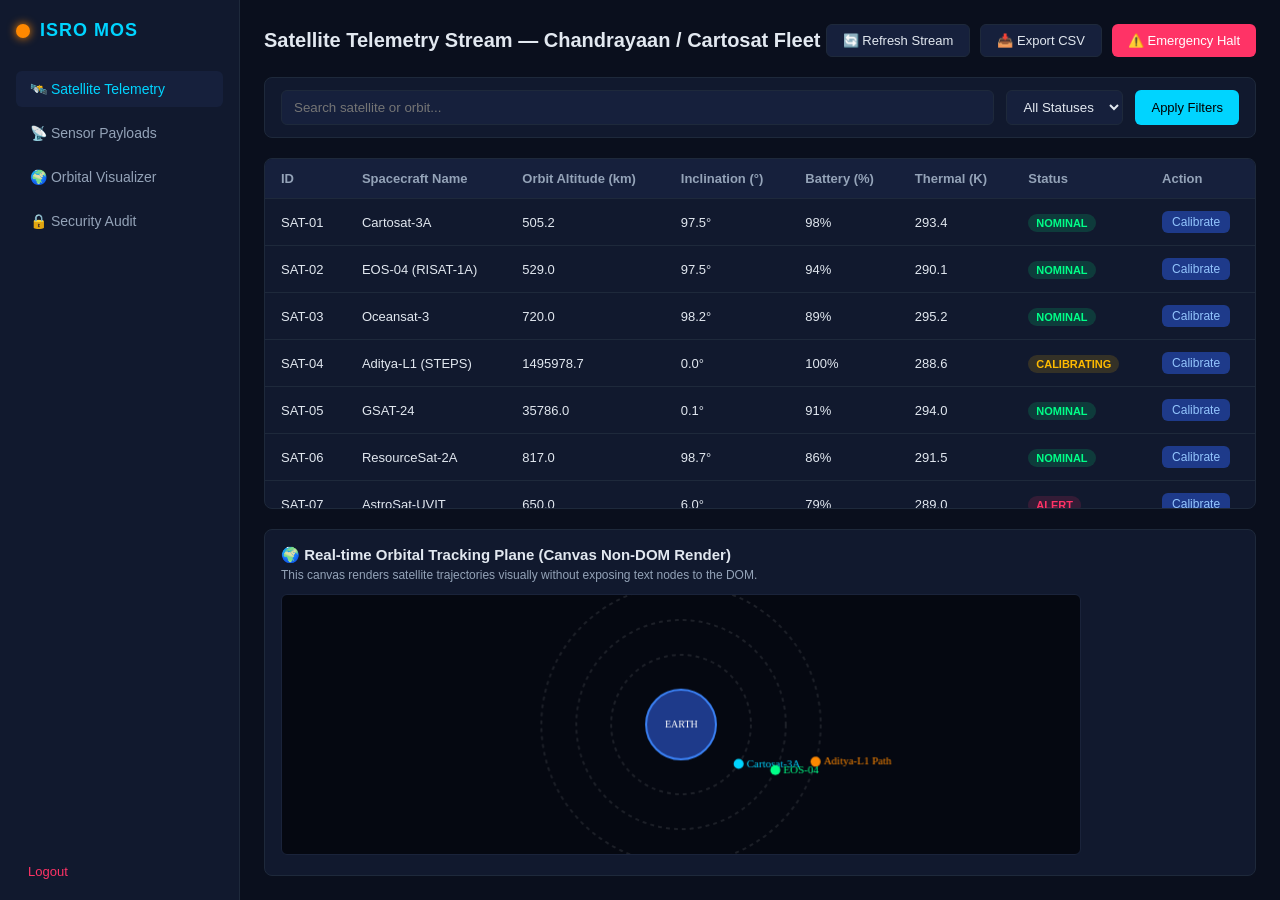
<file: dashboard/index.html>
<!DOCTYPE html>
<html lang="en">
<head>
  <meta charset="UTF-8">
  <meta name="viewport" content="width=device-width, initial-scale=1.0">
  <title>ISRO Mission Control — Telemetry & Payloads</title>
  <link rel="stylesheet" href="styles.css">
</head>
<body>
  <div class="layout">
    <!-- Sidebar Navigation -->
    <aside class="sidebar">
      <div class="brand">
        <span class="isro-logo-dot"></span>
        <h2>ISRO MOS</h2>
      </div>
      <nav>
        <a href="index.html" class="nav-item active" id="nav-telemetry">🛰️ Satellite Telemetry</a>
        <a href="reports.html" class="nav-item" id="nav-payloads">📡 Sensor Payloads</a>
        <a href="#canvas-view" class="nav-item" id="nav-orbit">🌍 Orbital Visualizer</a>
        <a href="reports.html#audit-log-view" class="nav-item" id="nav-audit">🔒 Security Audit</a>
      </nav>
      <div class="sidebar-footer">
        <a href="login.html" id="btn-logout" class="btn-logout">Logout</a>
      </div>
    </aside>

    <!-- Main Content Area -->
    <main class="main-content">
      <header class="topbar">
        <h1>Satellite Telemetry Stream — Chandrayaan / Cartosat Fleet</h1>
        <div class="actions">
          <button id="btn-refresh" class="btn-secondary">🔄 Refresh Stream</button>
          <button id="btn-export" class="btn-secondary">📥 Export CSV</button>
          <button id="btn-emergency-stop" class="btn-danger">⚠️ Emergency Halt</button>
        </div>
      </header>

      <!-- Filter Controls -->
      <section class="filter-bar">
        <input type="text" id="search-filter" placeholder="Search satellite or orbit..." />
        <select id="status-filter">
          <option value="ALL">All Statuses</option>
          <option value="NOMINAL">Nominal</option>
          <option value="CALIBRATING">Calibrating</option>
          <option value="ALERT">Alert</option>
        </select>
        <button id="btn-apply-filters" class="btn-primary">Apply Filters</button>
      </section>

      <!-- Data Table (12 realistic rows) -->
      <section class="table-section">
        <table id="telemetry-table">
          <thead>
            <tr>
              <th>ID</th>
              <th>Spacecraft Name</th>
              <th>Orbit Altitude (km)</th>
              <th>Inclination (°)</th>
              <th>Battery (%)</th>
              <th>Thermal (K)</th>
              <th>Status</th>
              <th>Action</th>
            </tr>
          </thead>
          <tbody>
            <tr>
              <td>SAT-01</td>
              <td>Cartosat-3A</td>
              <td>505.2</td>
              <td>97.5°</td>
              <td>98%</td>
              <td>293.4</td>
              <td><span class="badge badge-success">NOMINAL</span></td>
              <td><button class="btn-action" data-sat="Cartosat-3A">Calibrate</button></td>
            </tr>
            <tr>
              <td>SAT-02</td>
              <td>EOS-04 (RISAT-1A)</td>
              <td>529.0</td>
              <td>97.5°</td>
              <td>94%</td>
              <td>290.1</td>
              <td><span class="badge badge-success">NOMINAL</span></td>
              <td><button class="btn-action" data-sat="EOS-04">Calibrate</button></td>
            </tr>
            <tr>
              <td>SAT-03</td>
              <td>Oceansat-3</td>
              <td>720.0</td>
              <td>98.2°</td>
              <td>89%</td>
              <td>295.2</td>
              <td><span class="badge badge-success">NOMINAL</span></td>
              <td><button class="btn-action" data-sat="Oceansat-3">Calibrate</button></td>
            </tr>
            <tr>
              <td>SAT-04</td>
              <td>Aditya-L1 (STEPS)</td>
              <td>1495978.7</td>
              <td>0.0°</td>
              <td>100%</td>
              <td>288.6</td>
              <td><span class="badge badge-warning">CALIBRATING</span></td>
              <td><button class="btn-action" data-sat="Aditya-L1">Calibrate</button></td>
            </tr>
            <tr>
              <td>SAT-05</td>
              <td>GSAT-24</td>
              <td>35786.0</td>
              <td>0.1°</td>
              <td>91%</td>
              <td>294.0</td>
              <td><span class="badge badge-success">NOMINAL</span></td>
              <td><button class="btn-action" data-sat="GSAT-24">Calibrate</button></td>
            </tr>
            <tr>
              <td>SAT-06</td>
              <td>ResourceSat-2A</td>
              <td>817.0</td>
              <td>98.7°</td>
              <td>86%</td>
              <td>291.5</td>
              <td><span class="badge badge-success">NOMINAL</span></td>
              <td><button class="btn-action" data-sat="ResourceSat-2A">Calibrate</button></td>
            </tr>
            <tr>
              <td>SAT-07</td>
              <td>AstroSat-UVIT</td>
              <td>650.0</td>
              <td>6.0°</td>
              <td>79%</td>
              <td>289.0</td>
              <td><span class="badge badge-danger">ALERT</span></td>
              <td><button class="btn-action" data-sat="AstroSat">Calibrate</button></td>
            </tr>
            <tr>
              <td>SAT-08</td>
              <td>XPoSat-POLIX</td>
              <td>650.0</td>
              <td>6.0°</td>
              <td>96%</td>
              <td>292.0</td>
              <td><span class="badge badge-success">NOMINAL</span></td>
              <td><button class="btn-action" data-sat="XPoSat">Calibrate</button></td>
            </tr>
          </tbody>
        </table>
      </section>

      <!-- Canvas Widget (Task #35: Non-DOM-friendly visual component) -->
      <section class="canvas-section">
        <h2>🌍 Real-time Orbital Tracking Plane (Canvas Non-DOM Render)</h2>
        <p class="desc">This canvas renders satellite trajectories visually without exposing text nodes to the DOM.</p>
        <canvas id="orbit-canvas" width="800" height="260"></canvas>
      </section>
    </main>
  </div>

  <script src="app.js"></script>
</body>
</html>
</file>
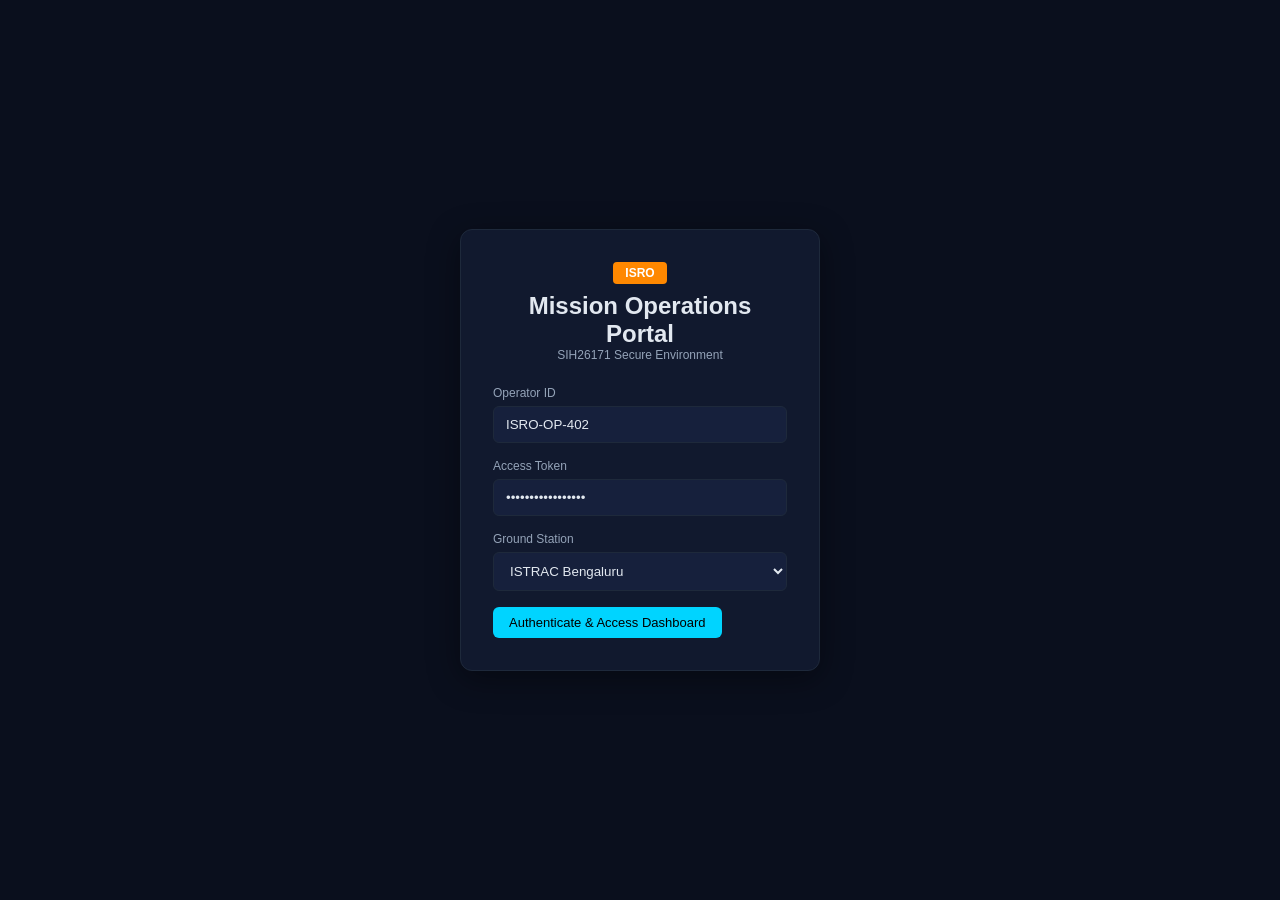
<file: dashboard/login.html>
<!DOCTYPE html>
<html lang="en">
<head>
  <meta charset="UTF-8">
  <meta name="viewport" content="width=device-width, initial-scale=1.0">
  <title>ISRO Mission Control — Login</title>
  <link rel="stylesheet" href="styles.css">
</head>
<body class="login-body">
  <div class="login-card">
    <div class="logo-header">
      <div class="isro-badge">ISRO</div>
      <h2>Mission Operations Portal</h2>
      <p class="subtitle">SIH26171 Secure Environment</p>
    </div>
    <form id="login-form" onsubmit="event.preventDefault(); window.location.href='index.html';">
      <div class="form-group">
        <label for="username">Operator ID</label>
        <input type="text" id="username" placeholder="e.g. ISRO-OP-402" required value="ISRO-OP-402">
      </div>
      <div class="form-group">
        <label for="password">Access Token</label>
        <input type="password" id="password" placeholder="••••••••••••" required value="secure-token-demo">
      </div>
      <div class="form-group">
        <label for="station">Ground Station</label>
        <select id="station">
          <option value="ISTRAC_BLR">ISTRAC Bengaluru</option>
          <option value="SDSC_SHAR">SDSC SHAR Sriharikota</option>
          <option value="SAC_AHM">SAC Ahmedabad</option>
        </select>
      </div>
      <button type="submit" id="btn-login" class="btn-primary">Authenticate & Access Dashboard</button>
    </form>
  </div>
</body>
</html>
</file>
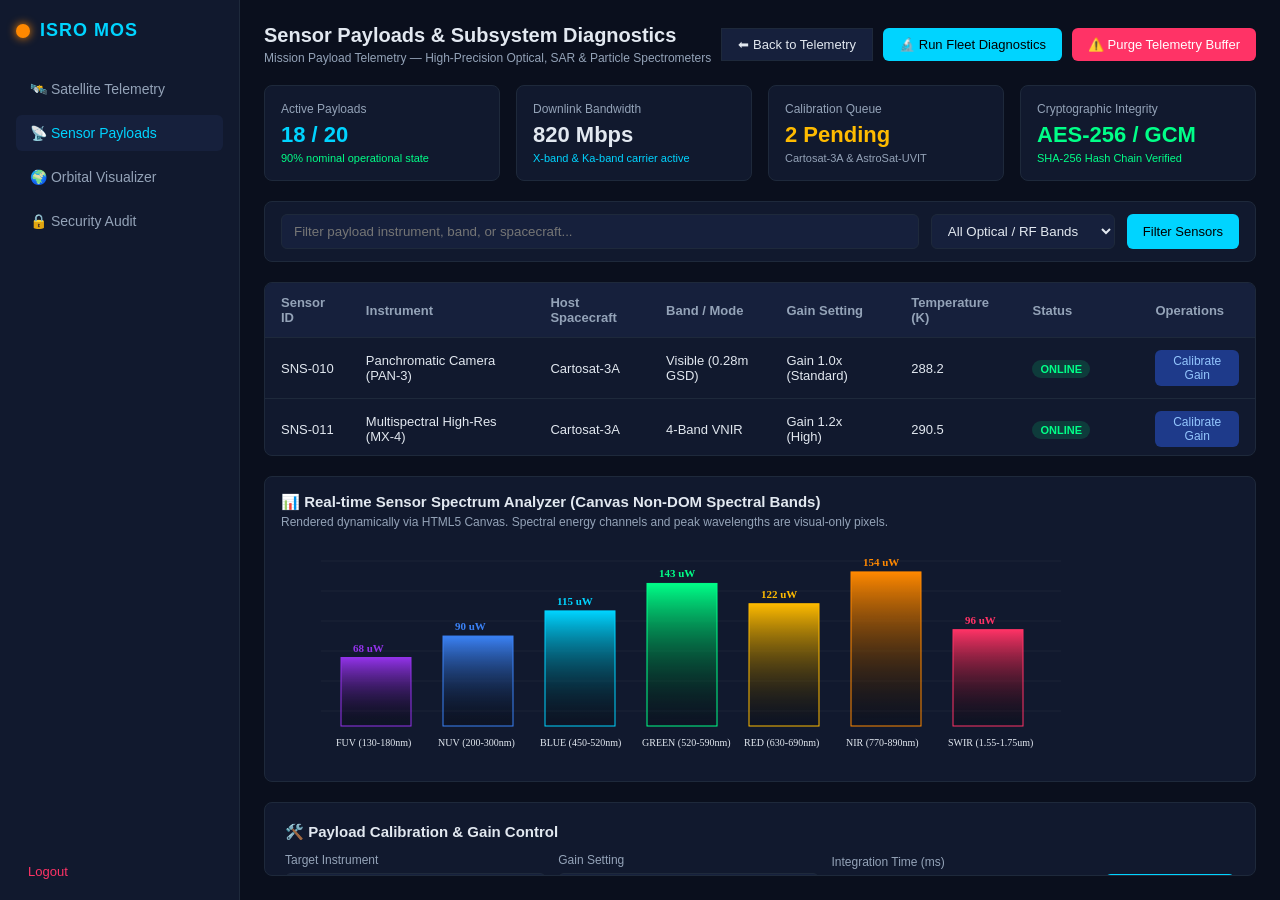
<file: dashboard/reports.html>
<!DOCTYPE html>
<html lang="en">
<head>
  <meta charset="UTF-8">
  <meta name="viewport" content="width=device-width, initial-scale=1.0">
  <title>ISRO Mission Control — Sensor Payloads & Subsystems</title>
  <link rel="stylesheet" href="styles.css">
</head>
<body>
  <div class="layout">
    <!-- Sidebar Navigation -->
    <aside class="sidebar">
      <div class="brand">
        <span class="isro-logo-dot"></span>
        <h2>ISRO MOS</h2>
      </div>
      <nav>
        <a href="index.html" class="nav-item" id="nav-telemetry">🛰️ Satellite Telemetry</a>
        <a href="reports.html" class="nav-item active" id="nav-payloads">📡 Sensor Payloads</a>
        <a href="index.html#canvas-view" class="nav-item" id="nav-orbit">🌍 Orbital Visualizer</a>
        <a href="#audit-log-view" class="nav-item" id="nav-audit">🔒 Security Audit</a>
      </nav>
      <div class="sidebar-footer">
        <a href="login.html" id="btn-logout" class="btn-logout">Logout</a>
      </div>
    </aside>

    <!-- Main Content Area -->
    <main class="main-content">
      <header class="topbar">
        <div>
          <h1>Sensor Payloads & Subsystem Diagnostics</h1>
          <p class="subtitle" style="margin-top: 4px;">Mission Payload Telemetry — High-Precision Optical, SAR & Particle Spectrometers</p>
        </div>
        <div class="actions">
          <a href="index.html" class="btn-secondary" style="text-decoration:none; display:inline-flex; align-items:center; font-size:13px; padding:8px 16px;">⬅ Back to Telemetry</a>
          <button id="btn-run-diagnostics" class="btn-primary">🔬 Run Fleet Diagnostics</button>
          <button id="btn-purge-logs" class="btn-danger">⚠️ Purge Telemetry Buffer</button>
        </div>
      </header>

      <!-- KPI Summary Cards -->
      <section class="kpi-grid" style="display: grid; grid-template-columns: repeat(4, 1fr); gap: 16px;">
        <div class="kpi-card" style="background: var(--panel-bg); border: 1px solid var(--border); border-radius: 8px; padding: 16px;">
          <div style="font-size: 12px; color: var(--text-muted);">Active Payloads</div>
          <div style="font-size: 22px; font-weight: 700; color: var(--primary); margin-top: 6px;" id="kpi-active">18 / 20</div>
          <div style="font-size: 11px; color: var(--success); margin-top: 4px;">90% nominal operational state</div>
        </div>
        <div class="kpi-card" style="background: var(--panel-bg); border: 1px solid var(--border); border-radius: 8px; padding: 16px;">
          <div style="font-size: 12px; color: var(--text-muted);">Downlink Bandwidth</div>
          <div style="font-size: 22px; font-weight: 700; color: var(--text-main); margin-top: 6px;">820 Mbps</div>
          <div style="font-size: 11px; color: var(--primary); margin-top: 4px;">X-band & Ka-band carrier active</div>
        </div>
        <div class="kpi-card" style="background: var(--panel-bg); border: 1px solid var(--border); border-radius: 8px; padding: 16px;">
          <div style="font-size: 12px; color: var(--text-muted);">Calibration Queue</div>
          <div style="font-size: 22px; font-weight: 700; color: var(--warning); margin-top: 6px;" id="kpi-queue">2 Pending</div>
          <div style="font-size: 11px; color: var(--text-muted); margin-top: 4px;">Cartosat-3A & AstroSat-UVIT</div>
        </div>
        <div class="kpi-card" style="background: var(--panel-bg); border: 1px solid var(--border); border-radius: 8px; padding: 16px;">
          <div style="font-size: 12px; color: var(--text-muted);">Cryptographic Integrity</div>
          <div style="font-size: 22px; font-weight: 700; color: var(--success); margin-top: 6px;">AES-256 / GCM</div>
          <div style="font-size: 11px; color: var(--success); margin-top: 4px;">SHA-256 Hash Chain Verified</div>
        </div>
      </section>

      <!-- Filter Bar -->
      <section class="filter-bar">
        <input type="text" id="sensor-search" placeholder="Filter payload instrument, band, or spacecraft..." />
        <select id="band-filter">
          <option value="ALL">All Optical / RF Bands</option>
          <option value="PANCHROMATIC">Panchromatic (0.28m)</option>
          <option value="C-BAND">C-Band SAR (5.4 GHz)</option>
          <option value="UV-NUV">Near UV / Far UV</option>
          <option value="X-RAY">X-Ray Polarimetry</option>
        </select>
        <button id="btn-filter-sensors" class="btn-primary">Filter Sensors</button>
      </section>

      <!-- Detailed Sensor Payloads Table -->
      <section class="table-section">
        <table id="sensors-table">
          <thead>
            <tr>
              <th>Sensor ID</th>
              <th>Instrument</th>
              <th>Host Spacecraft</th>
              <th>Band / Mode</th>
              <th>Gain Setting</th>
              <th>Temperature (K)</th>
              <th>Status</th>
              <th>Operations</th>
            </tr>
          </thead>
          <tbody>
            <tr>
              <td>SNS-010</td>
              <td>Panchromatic Camera (PAN-3)</td>
              <td>Cartosat-3A</td>
              <td>Visible (0.28m GSD)</td>
              <td>Gain 1.0x (Standard)</td>
              <td>288.2</td>
              <td><span class="badge badge-success">ONLINE</span></td>
              <td><button class="btn-action btn-calibrate-sensor" data-sensor="PAN-3">Calibrate Gain</button></td>
            </tr>
            <tr>
              <td>SNS-011</td>
              <td>Multispectral High-Res (MX-4)</td>
              <td>Cartosat-3A</td>
              <td>4-Band VNIR</td>
              <td>Gain 1.2x (High)</td>
              <td>290.5</td>
              <td><span class="badge badge-success">ONLINE</span></td>
              <td><button class="btn-action btn-calibrate-sensor" data-sensor="MX-4">Calibrate Gain</button></td>
            </tr>
            <tr>
              <td>SNS-020</td>
              <td>Synthetic Aperture Radar (SAR-C)</td>
              <td>EOS-04</td>
              <td>C-Band (FRS-1)</td>
              <td>Gain 0.9x</td>
              <td>294.0</td>
              <td><span class="badge badge-success">ONLINE</span></td>
              <td><button class="btn-action btn-calibrate-sensor" data-sensor="SAR-C">Calibrate Gain</button></td>
            </tr>
            <tr>
              <td>SNS-030</td>
              <td>Ocean Color Monitor (OCM-3)</td>
              <td>Oceansat-3</td>
              <td>13 VNIR Bands</td>
              <td>Gain 1.0x</td>
              <td>292.8</td>
              <td><span class="badge badge-success">ONLINE</span></td>
              <td><button class="btn-action btn-calibrate-sensor" data-sensor="OCM-3">Calibrate Gain</button></td>
            </tr>
            <tr>
              <td>SNS-040</td>
              <td>STEPS Particle Spectrometer</td>
              <td>Aditya-L1</td>
              <td>Solar Energetic Ions</td>
              <td>High-Flux Mode</td>
              <td>285.0</td>
              <td><span class="badge badge-warning">CALIBRATING</span></td>
              <td><button class="btn-action btn-calibrate-sensor" data-sensor="STEPS">Calibrate Gain</button></td>
            </tr>
            <tr>
              <td>SNS-070</td>
              <td>Ultra-Violet Imaging Telescope (UVIT)</td>
              <td>AstroSat</td>
              <td>Far-UV & NUV</td>
              <td>Gain 1.5x (Boost)</td>
              <td>281.4</td>
              <td><span class="badge badge-danger">ALERT</span></td>
              <td><button class="btn-action btn-calibrate-sensor" data-sensor="UVIT">Calibrate Gain</button></td>
            </tr>
            <tr>
              <td>SNS-080</td>
              <td>POLIX Polarimeter Instrument</td>
              <td>XPoSat</td>
              <td>8-30 keV X-Ray</td>
              <td>Nominal Mode</td>
              <td>289.1</td>
              <td><span class="badge badge-success">ONLINE</span></td>
              <td><button class="btn-action btn-calibrate-sensor" data-sensor="POLIX">Calibrate Gain</button></td>
            </tr>
          </tbody>
        </table>
      </section>

      <!-- Spectra Canvas Section (Task #35 visual perception testbed) -->
      <section class="canvas-section">
        <h2>📊 Real-time Sensor Spectrum Analyzer (Canvas Non-DOM Spectral Bands)</h2>
        <p class="desc">Rendered dynamically via HTML5 Canvas. Spectral energy channels and peak wavelengths are visual-only pixels.</p>
        <canvas id="spectra-canvas" width="800" height="220"></canvas>
      </section>

      <!-- Subsystem Calibration Panel (Multi-Action Form) -->
      <section class="table-section" style="padding: 20px;">
        <h3 style="margin-bottom: 12px; font-size: 15px;">🛠️ Payload Calibration & Gain Control</h3>
        <form id="calibration-form" style="display: grid; grid-template-columns: repeat(3, 1fr) auto; gap: 12px; align-items: flex-end;">
          <div class="form-group" style="margin-bottom: 0;">
            <label for="target-instrument">Target Instrument</label>
            <select id="target-instrument">
              <option value="PAN-3">Cartosat-3A (PAN-3)</option>
              <option value="MX-4">Cartosat-3A (MX-4)</option>
              <option value="SAR-C">EOS-04 (SAR-C)</option>
              <option value="UVIT">AstroSat (UVIT)</option>
              <option value="STEPS">Aditya-L1 (STEPS)</option>
            </select>
          </div>
          <div class="form-group" style="margin-bottom: 0;">
            <label for="gain-multiplier">Gain Setting</label>
            <select id="gain-multiplier">
              <option value="0.8x">0.8x (Low Sensitivity)</option>
              <option value="1.0x" selected>1.0x (Standard)</option>
              <option value="1.2x">1.2x (Enhanced)</option>
              <option value="1.5x">1.5x (Maximum Boost)</option>
            </select>
          </div>
          <div class="form-group" style="margin-bottom: 0;">
            <label for="integration-time">Integration Time (ms)</label>
            <input type="number" id="integration-time" value="25" min="5" max="100" />
          </div>
          <button type="button" id="btn-submit-calibration" class="btn-primary" style="height: 38px;">Apply Calibration</button>
        </form>
        <div id="calibration-status-message" style="margin-top: 10px; font-size: 12px; color: var(--success); display: none;"></div>
      </section>
    </main>
  </div>

  <script>
    document.addEventListener('DOMContentLoaded', () => {
      // Calibrate button click handler
      document.querySelectorAll('.btn-calibrate-sensor').forEach(btn => {
        btn.addEventListener('click', (e) => {
          const sensor = e.target.getAttribute('data-sensor');
          const select = document.getElementById('target-instrument');
          if (select) {
            select.value = sensor;
          }
          const msg = document.getElementById('calibration-status-message');
          msg.textContent = `Selected instrument ${sensor} in calibration console. Ready to apply.`;
          msg.style.display = 'block';
        });
      });

      // Submit calibration form
      const submitBtn = document.getElementById('btn-submit-calibration');
      if (submitBtn) {
        submitBtn.addEventListener('click', () => {
          const instrument = document.getElementById('target-instrument').value;
          const gain = document.getElementById('gain-multiplier').value;
          const intTime = document.getElementById('integration-time').value;
          const msg = document.getElementById('calibration-status-message');
          msg.textContent = `✓ Successfully applied ${gain} gain & ${intTime}ms integration time to ${instrument}.`;
          msg.style.display = 'block';
        });
      }

      // Filter sensors table
      const filterBtn = document.getElementById('btn-filter-sensors');
      if (filterBtn) {
        filterBtn.addEventListener('click', () => {
          const query = document.getElementById('sensor-search').value.toLowerCase();
          const rows = document.querySelectorAll('#sensors-table tbody tr');
          rows.forEach(r => {
            const match = r.textContent.toLowerCase().includes(query);
            r.style.display = match ? '' : 'none';
          });
        });
      }

      // Purge buffer critical guardrail
      const purgeBtn = document.getElementById('btn-purge-logs');
      if (purgeBtn) {
        purgeBtn.addEventListener('click', () => {
          const proceed = confirm('CRITICAL WARNING: Purging telemetry buffer will erase in-flight sensor buffers. Proceed?');
          if (proceed) {
            alert('Telemetry buffer purged.');
          }
        });
      }

      // Canvas Spectra Simulator (Visual-only rendering)
      const canvas = document.getElementById('spectra-canvas');
      if (canvas) {
        const ctx = canvas.getContext('2d');
        const bands = [
          { name: 'FUV (130-180nm)', val: 65, color: '#9333ea' },
          { name: 'NUV (200-300nm)', val: 82, color: '#3b82f6' },
          { name: 'BLUE (450-520nm)', val: 110, color: '#00d4ff' },
          { name: 'GREEN (520-590nm)', val: 145, color: '#00ff88' },
          { name: 'RED (630-690nm)', val: 130, color: '#ffbb00' },
          { name: 'NIR (770-890nm)', val: 160, color: '#ff8800' },
          { name: 'SWIR (1.55-1.75um)', val: 95, color: '#ff3366' },
        ];

        function renderSpectra() {
          ctx.clearRect(0, 0, canvas.width, canvas.height);

          // Grid lines
          ctx.strokeStyle = 'rgba(255, 255, 255, 0.05)';
          ctx.lineWidth = 1;
          for (let y = 20; y < canvas.height - 30; y += 30) {
            ctx.beginPath();
            ctx.moveTo(40, y);
            ctx.lineTo(canvas.width - 20, y);
            ctx.stroke();
          }

          const barWidth = 70;
          const startX = 60;
          const gap = 32;

          bands.forEach((b, idx) => {
            const x = startX + idx * (barWidth + gap);
            const height = b.val + Math.sin(Date.now() * 0.003 + idx) * 8;
            const y = canvas.height - 35 - height;

            // Bar fill
            const grad = ctx.createLinearGradient(x, y, x, canvas.height - 35);
            grad.addColorStop(0, b.color);
            grad.addColorStop(1, 'rgba(0,0,0,0.2)');
            ctx.fillStyle = grad;
            ctx.fillRect(x, y, barWidth, height);

            // Outline
            ctx.strokeStyle = b.color;
            ctx.strokeRect(x, y, barWidth, height);

            // Non-DOM Canvas text for visual perception testing
            ctx.fillStyle = '#e2e8f0';
            ctx.font = '10px Segoe UI';
            ctx.fillText(b.name, x - 5, canvas.height - 15);

            ctx.fillStyle = b.color;
            ctx.font = 'bold 11px Segoe UI';
            ctx.fillText(`${Math.round(height)} uW`, x + 12, y - 6);
          });

          requestAnimationFrame(renderSpectra);
        }

        renderSpectra();
      }
    });
  </script>
</body>
</html>
</file>
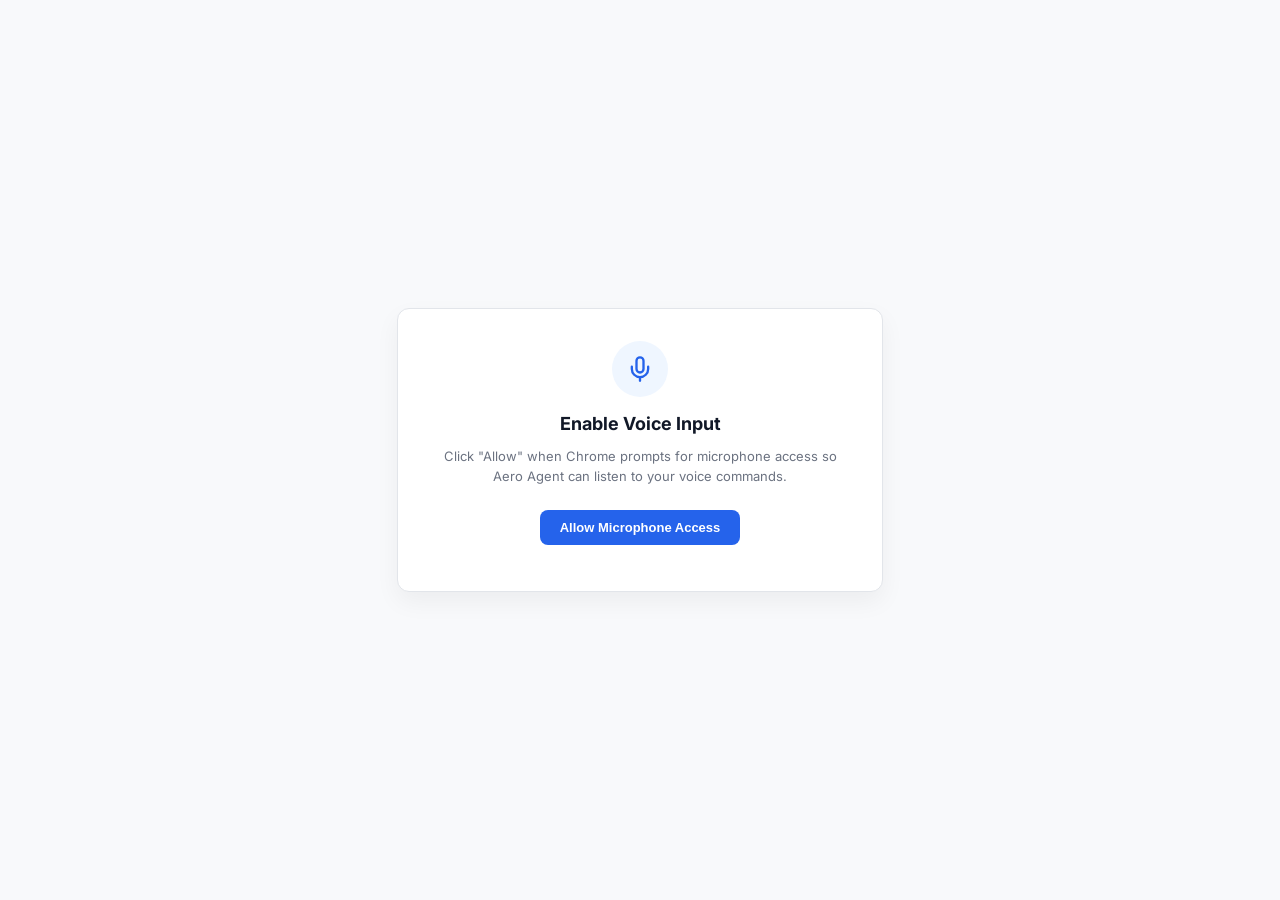
<file: extension/permission.html>
<!DOCTYPE html>
<html lang="en">
<head>
  <meta charset="UTF-8">
  <title>Aero Agent — Microphone Permission</title>
  <link rel="preconnect" href="https://fonts.googleapis.com">
  <link href="https://fonts.googleapis.com/css2?family=Inter:wght@400;600;700&display=swap" rel="stylesheet">
  <style>
    body {
      font-family: 'Inter', sans-serif;
      background: #f8f9fb;
      display: flex;
      align-items: center;
      justify-content: center;
      height: 100vh;
      margin: 0;
      color: #111827;
    }
    .card {
      background: #fff;
      border: 1px solid #e2e5ea;
      border-radius: 12px;
      padding: 32px;
      max-width: 420px;
      text-align: center;
      box-shadow: 0 10px 25px rgba(0,0,0,0.05);
    }
    .icon {
      width: 56px;
      height: 56px;
      background: #eff6ff;
      border-radius: 50%;
      display: flex;
      align-items: center;
      justify-content: center;
      margin: 0 auto 16px;
      color: #2563eb;
    }
    h2 { font-size: 18px; font-weight: 700; margin-bottom: 8px; }
    p { font-size: 13px; color: #6b7280; line-height: 1.5; margin-bottom: 24px; }
    .btn {
      background: #2563eb;
      color: #fff;
      border: none;
      padding: 10px 20px;
      border-radius: 8px;
      font-size: 13px;
      font-weight: 600;
      cursor: pointer;
    }
    .status {
      margin-top: 14px;
      font-size: 12px;
      color: #16a34a;
      font-weight: 600;
    }
  </style>
</head>
<body>
  <div class="card">
    <div class="icon">
      <svg width="28" height="28" viewBox="0 0 24 24" fill="none" stroke="currentColor" stroke-width="2" stroke-linecap="round" stroke-linejoin="round">
        <path d="M12 2a3 3 0 0 0-3 3v7a3 3 0 0 0 6 0V5a3 3 0 0 0-3-3Z"/>
        <path d="M19 10v2a7 7 0 0 1-14 0v-2"/>
        <line x1="12" y1="19" x2="12" y2="22"/>
      </svg>
    </div>
    <h2>Enable Voice Input</h2>
    <p>Click "Allow" when Chrome prompts for microphone access so Aero Agent can listen to your voice commands.</p>
    <button id="grant-btn" class="btn">Allow Microphone Access</button>
    <div id="status-msg" class="status"></div>
  </div>
  <script src="permission.js"></script>
</body>
</html>
</file>
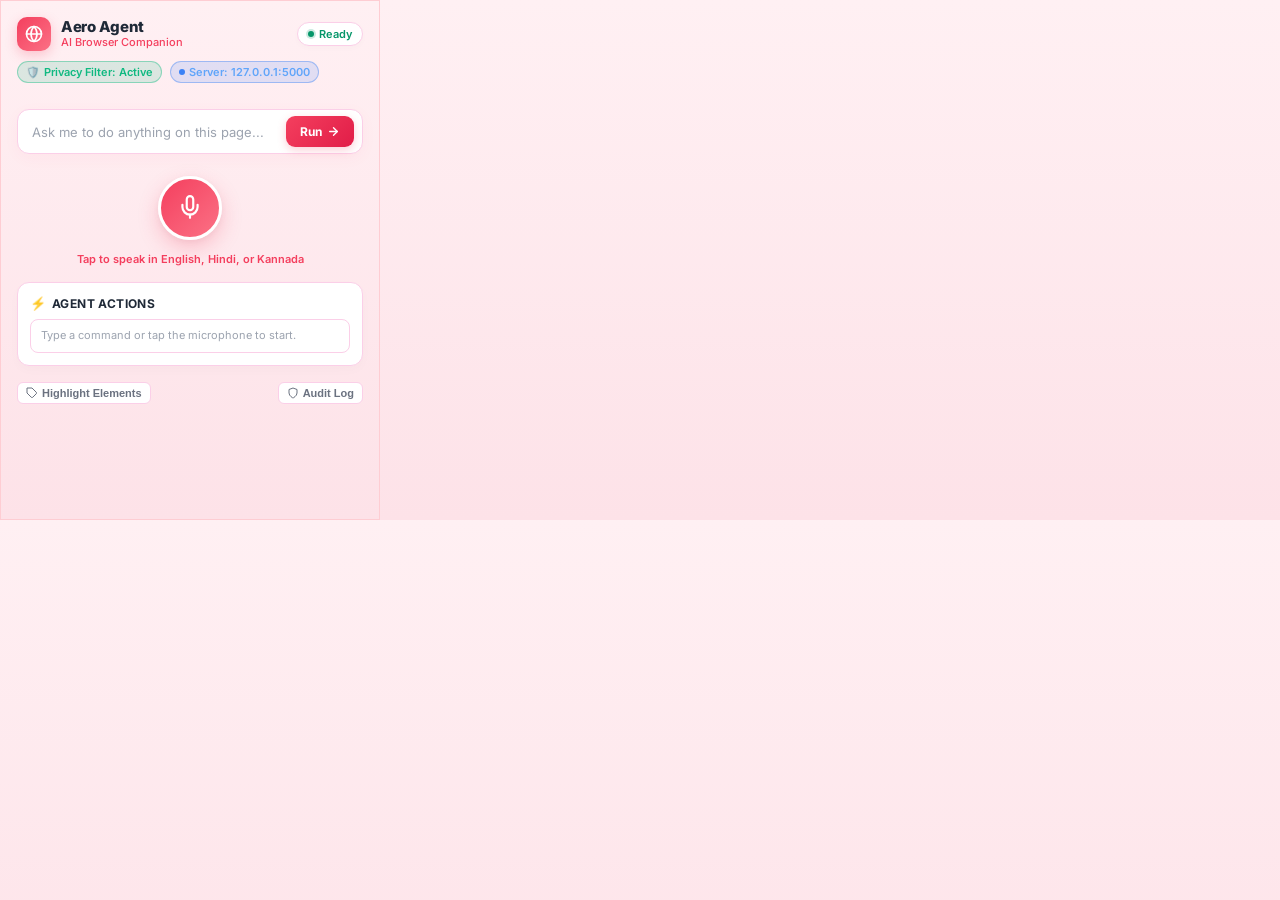
<file: extension/popup.html>
<!DOCTYPE html>
<html lang="en">
<head>
  <meta charset="UTF-8">
  <meta name="viewport" content="width=device-width, initial-scale=1.0">
  <title>Aero Agent</title>
  <link rel="preconnect" href="https://fonts.googleapis.com">
  <link rel="preconnect" href="https://fonts.gstatic.com" crossorigin>
  <link href="https://fonts.googleapis.com/css2?family=Inter:wght@400;500;600;700;800&family=JetBrains+Mono:wght@500;600&display=swap" rel="stylesheet">
  <link rel="stylesheet" href="popup.css">
</head>
<body>
  <div class="app-container">

    <!-- Top Header -->
    <header class="app-header">
      <div class="brand">
        <div class="brand-icon">
          <svg viewBox="0 0 24 24" fill="none" stroke="currentColor" stroke-width="2.2" stroke-linecap="round" stroke-linejoin="round">
            <circle cx="12" cy="12" r="10"/>
            <path d="M12 2a14.5 14.5 0 0 0 0 20 14.5 14.5 0 0 0 0-20"/>
            <path d="M2 12h20"/>
          </svg>
        </div>
        <div>
          <h1 class="brand-title">Aero Agent</h1>
          <p class="brand-subtitle">AI Browser Companion</p>
        </div>
      </div>
      <div id="status-indicator" class="status-pill">
        <span class="status-dot"></span>
        <span class="status-label">Ready</span>
      </div>
    </header>

    <!-- System Status Badges: Privacy Filter & Local Gateway -->
    <div class="system-badges-row" style="display: flex; gap: 8px; margin: -6px 0 12px 0; font-size: 11px;">
      <div id="privacy-badge" class="privacy-pill" style="display: inline-flex; align-items: center; gap: 4px; padding: 3px 8px; border-radius: 9999px; background: rgba(16, 185, 129, 0.15); border: 1px solid rgba(16, 185, 129, 0.4); color: #10b981; font-weight: 600;">
        <span>🛡️</span>
        <span>Privacy Filter: Active</span>
      </div>
      <div id="server-badge" class="server-pill" style="display: inline-flex; align-items: center; gap: 4px; padding: 3px 8px; border-radius: 9999px; background: rgba(59, 130, 246, 0.15); border: 1px solid rgba(59, 130, 246, 0.4); color: #60a5fa; font-weight: 600;">
        <span id="server-dot" style="display: inline-block; width: 6px; height: 6px; border-radius: 50%; background: #3b82f6;"></span>
        <span id="server-label">Server: 127.0.0.1:5000</span>
      </div>
    </div>

    <!-- Text Input Box -->
    <section class="input-card">
      <div class="input-wrapper">
        <input
          type="text"
          id="command-input"
          class="text-input"
          placeholder="Ask me to do anything on this page..."
          autocomplete="off"
          spellcheck="false"
        />
        <button id="send-btn" class="send-btn" title="Execute Command">
          <span>Run</span>
          <svg viewBox="0 0 24 24" fill="none" stroke="currentColor" stroke-width="2.5" stroke-linecap="round" stroke-linejoin="round">
            <line x1="5" y1="12" x2="19" y2="12"></line>
            <polyline points="12 5 19 12 12 19"></polyline>
          </svg>
        </button>
      </div>
    </section>

    <!-- Large Voice Action Section -->
    <section class="voice-centerpiece">
      <div class="mic-button-wrapper">
        <button id="mic-btn" class="large-mic-btn" title="Click to Speak">
          <div class="mic-pulse-ring"></div>
          <div class="mic-pulse-ring ring-2"></div>
          <div class="mic-icon-inner">
            <svg viewBox="0 0 24 24" fill="none" stroke="currentColor" stroke-width="2" stroke-linecap="round" stroke-linejoin="round">
              <path d="M12 2a3 3 0 0 0-3 3v7a3 3 0 0 0 6 0V5a3 3 0 0 0-3-3Z"/>
              <path d="M19 10v2a7 7 0 0 1-14 0v-2"/>
              <line x1="12" y1="19" x2="12" y2="22"/>
            </svg>
          </div>
        </button>
      </div>
      <div class="mic-hint-text">
        <span id="mic-status-label">Tap to speak in English, Hindi, or Kannada</span>
      </div>
    </section>

    <!-- Live Speech Transcription Box -->
    <section id="voice-recording-bar" class="live-transcript-card hidden">
      <div class="transcript-header">
        <div class="wave-visualizer">
          <span></span><span></span><span></span><span></span><span></span>
        </div>
        <span class="transcript-badge">Live Voice</span>
        <span id="recording-timer" class="recording-timer">0:00</span>
        <button id="voice-stop-btn" class="stop-pill-btn">Done</button>
      </div>
      <div class="transcript-body">
        <p id="live-transcript" class="transcript-text">Listening to your voice...</p>
      </div>
    </section>

    <!-- Agent Activity & Action Description Card -->
    <section class="action-card">
      <div class="card-header">
        <div class="card-title-group">
          <span class="card-icon">⚡</span>
          <h2 class="card-title">Agent Actions</h2>
        </div>
        <div id="plan-meta" class="meta-tags" style="display: none;">
          <span id="confidence-badge" class="tag tag-pink">98% Match</span>
          <span id="source-badge" class="tag tag-gray">On-Device</span>
        </div>
      </div>

      <div id="reasoning-box" class="reasoning-container">
        <p class="empty-state">Type a command or tap the microphone to start.</p>
      </div>

      <!-- Live Step Progress List -->
      <div id="plan-steps-container" class="steps-container" style="display: none;">
        <div class="steps-heading">
          <span>Executing Steps</span>
          <span class="steps-badge">Sub-200ms</span>
        </div>
        <div id="plan-steps-list" class="steps-list"></div>
      </div>

      <!-- Persistent Generated Email / Artifact Card -->
      <div id="generated-artifact-card" style="display:none; flex-direction:column; gap:8px;
           background:#ffffff; border:1.5px solid #10b981; border-radius:12px; padding:12px 14px;
           margin:10px 0; box-shadow:0 4px 14px rgba(16,185,129,0.15); animation:fadeSlideIn 0.3s ease;">
        <div style="display:flex; justify-content:space-between; align-items:center;">
          <div style="display:flex; align-items:center; gap:6px; font-weight:700; font-size:12px; color:#065f46;">
            <span>✉️</span>
            <span id="artifact-sent-label">Email Composed in Gmail</span>
          </div>
        </div>
        
        <div style="background:#f9fafb; border:1px solid #e5e7eb; border-radius:8px; padding:6px 10px; font-size:11px;">
          <div style="margin-bottom:3px;"><strong style="color:#374151;">To:</strong> <span id="artifact-recipient" style="color:#2563eb; font-family:monospace;"></span></div>
          <div><strong style="color:#374151;">Subject:</strong> <span id="artifact-subject" style="color:#111827; font-weight:600;"></span></div>
        </div>

        <div id="artifact-content" style="max-height:160px; overflow-y:auto; background:#f8fafc; border:1px solid #e2e8f0; border-radius:8px; padding:8px 10px; font-size:11px; color:#334155; line-height:1.45; white-space:pre-wrap; word-break:break-word;"></div>
        
        <div style="font-size:10px; color:#059669; font-weight:500; display:flex; align-items:center; gap:4px;">
          <span>✓</span> Composed &amp; ready in Gmail
        </div>
      </div>
    </section>

    <!-- Action Tools Bar -->
    <div class="utility-row">
      <button id="toggle-tags-btn" class="util-btn">
        <svg viewBox="0 0 24 24" fill="none" stroke="currentColor" stroke-width="2" style="width:12px;height:12px">
          <path d="M20.59 13.41l-7.17 7.17a2 2 0 0 1-2.83 0L2 12V2h10l8.59 8.59a2 2 0 0 1 0 2.82z"/>
          <line x1="7" y1="7" x2="7.01" y2="7"/>
        </svg>
        Highlight Elements
      </button>
      <button id="verify-log-btn" class="util-btn">
        <svg viewBox="0 0 24 24" fill="none" stroke="currentColor" stroke-width="2" style="width:12px;height:12px">
          <path d="M12 22s8-4 8-10V5l-8-3-8 3v7c0 6 8 10 8 10z"/>
        </svg>
        Audit Log
      </button>
    </div>

    <!-- Autonomous Agent Clarification Card -->
    <div id="clarification-card" class="clarify-card hidden">
      <div class="clarify-header">
        <span class="clarify-icon">🤖</span>
        <div>
          <div class="clarify-title" id="clarify-title">I need a few details</div>
          <div class="clarify-subtitle" id="clarify-subtitle">Tell me what to fill in:</div>
        </div>
        <button id="clarify-cancel-btn" class="clarify-x">✕</button>
      </div>
      <div id="clarify-sso-container" class="clarify-sso-container hidden">
        <span class="clarify-sso-label">⚡ One-Click Login Options:</span>
        <div id="clarify-sso-buttons" class="clarify-sso-buttons"></div>
      </div>
      <div id="clarify-fields" class="clarify-fields"></div>
      <div class="clarify-actions">
        <button id="clarify-speak-btn" class="clarify-btn-voice">
          🎙️ Speak All
        </button>
        <button id="clarify-run-btn" class="clarify-btn-run">
          ✅ Fill &amp; Execute
        </button>
      </div>
      <div id="clarify-voice-hint" class="clarify-voice-hint hidden">
        <em>Speak values in order, separated by commas...</em>
      </div>
    </div>

    <!-- Confirmation Modal -->
    <div id="confirmation-modal" class="modal-backdrop hidden">
      <div class="modal-card">
        <div class="modal-badge">⚠️ Safety Confirmation</div>
        <h3 class="modal-title">Confirm Action</h3>
        <p id="modal-message" class="modal-desc">The agent is asking to perform a sensitive action.</p>
        <div id="modal-details" class="modal-details-box"></div>
        <div class="modal-actions">
          <button id="modal-reject-btn" class="btn-cancel">Cancel</button>
          <button id="modal-confirm-btn" class="btn-confirm">Approve</button>
        </div>
      </div>
    </div>

    <!-- Audit Log History Modal -->
    <div id="audit-log-modal" class="modal-backdrop hidden">
      <div class="modal-card audit-modal-card">
        <div class="modal-badge">📋 Cryptographic Execution Audit</div>
        <div class="audit-modal-header" style="display:flex; justify-content:space-between; align-items:center;">
          <div style="display:flex; align-items:center; gap:8px;">
            <h3 class="modal-title" style="margin:0;">Task & Action History</h3>
            <span class="audit-verified-pill">SHA-256 Verified ✓</span>
          </div>
          <button id="audit-modal-x-btn" class="modal-x-close" title="Close" style="background:none; border:none; font-size:18px; line-height:1; cursor:pointer; color:#9ca3af; padding:4px 8px; border-radius:6px;">✕</button>
        </div>
        <p class="modal-desc">Complete immutable record of goals, URLs visited, queries searched, and generated content.</p>
        <div id="audit-log-content" class="audit-log-list"></div>
        <div class="modal-actions">
          <button id="audit-modal-close-btn" class="btn-confirm" style="width: 100%;">Close History</button>
        </div>
      </div>
    </div>

  </div>
  <script src="popup.js"></script>
</body>
</html>
</file>
<file: dashboard/styles.css>
/* SIH26171 ISRO Mission Control Theme */

:root {
  --bg-dark: #0a0f1d;
  --panel-bg: #11192e;
  --card-bg: #16203c;
  --primary: #00d4ff;
  --primary-hover: #00aacc;
  --accent: #ff8800;
  --danger: #ff3366;
  --success: #00ff88;
  --warning: #ffbb00;
  --text-main: #e2e8f0;
  --text-muted: #94a3b8;
  --border: #1e293b;
}

* {
  margin: 0;
  padding: 0;
  box-sizing: border-box;
  font-family: 'Segoe UI', -apple-system, BlinkMacSystemFont, Roboto, sans-serif;
}

body {
  background-color: var(--bg-dark);
  color: var(--text-main);
  min-height: 100vh;
}

/* Layout */
.layout {
  display: flex;
  height: 100vh;
}

/* Sidebar */
.sidebar {
  width: 240px;
  background-color: var(--panel-bg);
  border-right: 1px solid var(--border);
  display: flex;
  flex-direction: column;
  padding: 20px 16px;
}

.brand {
  display: flex;
  align-items: center;
  gap: 10px;
  margin-bottom: 30px;
}

.isro-logo-dot {
  width: 14px;
  height: 14px;
  background-color: var(--accent);
  border-radius: 50%;
  box-shadow: 0 0 10px var(--accent);
}

.brand h2 {
  font-size: 18px;
  color: var(--primary);
  letter-spacing: 1px;
}

nav {
  display: flex;
  flex-direction: column;
  gap: 8px;
  flex: 1;
}

.nav-item {
  display: block;
  padding: 10px 14px;
  color: var(--text-muted);
  text-decoration: none;
  border-radius: 6px;
  font-size: 14px;
  transition: all 0.2s;
}

.nav-item:hover, .nav-item.active {
  background-color: var(--card-bg);
  color: var(--primary);
}

.btn-logout {
  color: var(--danger);
  text-decoration: none;
  font-size: 13px;
  padding: 8px 12px;
}

/* Main Content */
.main-content {
  flex: 1;
  padding: 24px;
  overflow-y: auto;
  display: flex;
  flex-direction: column;
  gap: 20px;
}

.topbar {
  display: flex;
  justify-content: space-between;
  align-items: center;
}

.topbar h1 {
  font-size: 20px;
  font-weight: 600;
}

.actions {
  display: flex;
  gap: 10px;
}

/* Buttons */
button {
  padding: 8px 16px;
  border-radius: 6px;
  border: none;
  font-size: 13px;
  font-weight: 500;
  cursor: pointer;
  transition: all 0.2s;
}

.btn-primary { background: var(--primary); color: #000; }
.btn-primary:hover { background: var(--primary-hover); }

.btn-secondary { background: var(--card-bg); color: var(--text-main); border: 1px solid var(--border); }
.btn-secondary:hover { background: var(--panel-bg); }

.btn-danger { background: var(--danger); color: #fff; }
.btn-danger:hover { opacity: 0.9; }

.btn-action { background: #1e3a8a; color: #93c5fd; padding: 4px 10px; font-size: 12px; }
.btn-action:hover { background: #2563eb; color: #fff; }

/* Filter Bar */
.filter-bar {
  display: flex;
  gap: 12px;
  background: var(--panel-bg);
  padding: 12px 16px;
  border-radius: 8px;
  border: 1px solid var(--border);
}

.filter-bar input, .filter-bar select {
  padding: 8px 12px;
  background: var(--card-bg);
  border: 1px solid var(--border);
  color: var(--text-main);
  border-radius: 6px;
  outline: none;
}

.filter-bar input { flex: 1; }

/* Table */
.table-section {
  background: var(--panel-bg);
  border-radius: 8px;
  border: 1px solid var(--border);
  overflow: hidden;
}

table {
  width: 100%;
  border-collapse: collapse;
  text-align: left;
  font-size: 13px;
}

thead {
  background: var(--card-bg);
  color: var(--text-muted);
}

th, td {
  padding: 12px 16px;
  border-bottom: 1px solid var(--border);
}

tbody tr:hover {
  background-color: rgba(255, 255, 255, 0.02);
}

/* Badges */
.badge {
  padding: 3px 8px;
  border-radius: 12px;
  font-size: 11px;
  font-weight: 600;
}

.badge-success { background: rgba(0, 255, 136, 0.15); color: var(--success); }
.badge-warning { background: rgba(255, 187, 0, 0.15); color: var(--warning); }
.badge-danger { background: rgba(255, 51, 102, 0.15); color: var(--danger); }

/* Canvas Section */
.canvas-section {
  background: var(--panel-bg);
  border-radius: 8px;
  border: 1px solid var(--border);
  padding: 16px;
}

.canvas-section h2 { font-size: 15px; margin-bottom: 4px; }
.canvas-section .desc { font-size: 12px; color: var(--text-muted); margin-bottom: 12px; }

#orbit-canvas {
  background: #050811;
  border-radius: 6px;
  border: 1px solid #1a233a;
  width: 100%;
  max-width: 800px;
}

/* Login Page Styles */
.login-body {
  display: flex;
  justify-content: center;
  align-items: center;
}

.login-card {
  width: 360px;
  background: var(--panel-bg);
  border: 1px solid var(--border);
  border-radius: 12px;
  padding: 32px;
  box-shadow: 0 8px 32px rgba(0, 0, 0, 0.4);
}

.logo-header { text-align: center; margin-bottom: 24px; }
.isro-badge { display: inline-block; background: var(--accent); color: #fff; font-weight: 700; padding: 4px 12px; border-radius: 4px; font-size: 12px; margin-bottom: 8px; }
.subtitle { font-size: 12px; color: var(--text-muted); }

.form-group {
  margin-bottom: 16px;
  display: flex;
  flex-direction: column;
  gap: 6px;
}

.form-group label { font-size: 12px; color: var(--text-muted); }
.form-group input, .form-group select {
  padding: 10px 12px;
  background: var(--card-bg);
  border: 1px solid var(--border);
  color: var(--text-main);
  border-radius: 6px;
  outline: none;
}
</file>
<file: extension/popup.css>
/* =====================================================================
   AERO·AGENT — Pink & White Premium Aesthetic
   Clean · Elegant · User-Friendly · Modern Pastel
===================================================================== */

:root {
  --white: #ffffff;
  --bg-gradient: linear-gradient(180deg, #fff0f3 0%, #fde2e8 100%);
  --card-bg: #ffffff;
  
  --pink-50: #fff1f2;
  --pink-100: #ffe4e6;
  --pink-200: #fecdd3;
  --pink-300: #fda4af;
  --pink-400: #fb7185;
  --pink-500: #f43f5e;
  --pink-600: #e11d48;
  --pink-glow: rgba(244, 63, 94, 0.25);
  --pink-subtle: rgba(244, 63, 94, 0.10);

  --text-main: #1f2937;
  --text-muted: #6b7280;
  --text-light: #9ca3af;

  --border-soft: #fbcfe8;
  --border-card: #fecdd3;
  --border-subtle: #f9a8d4;

  --success-bg: #ecfdf5;
  --success-text: #059669;

  --font-family: 'Inter', -apple-system, BlinkMacSystemFont, 'Segoe UI', Roboto, sans-serif;
  --font-mono: 'JetBrains Mono', monospace;
  --radius-lg: 16px;
  --radius-md: 12px;
  --radius-sm: 8px;
}

* {
  margin: 0;
  padding: 0;
  box-sizing: border-box;
}

body {
  width: 380px;
  min-height: 520px;
  max-height: 600px;
  font-family: var(--font-family);
  background: var(--bg-gradient);
  color: var(--text-main);
  border: 1px solid #fecdd3;
  overflow-x: hidden;
  overflow-y: auto;
  -webkit-font-smoothing: antialiased;
}

::-webkit-scrollbar { width: 4px; }
::-webkit-scrollbar-track { background: transparent; }
::-webkit-scrollbar-thumb { background: var(--pink-300); border-radius: 10px; }

.app-container {
  display: flex;
  flex-direction: column;
  padding: 16px;
  gap: 14px;
}

/* =====================================================================
   App Header
===================================================================== */
.app-header {
  display: flex;
  justify-content: space-between;
  align-items: center;
  padding-bottom: 2px;
}

.brand {
  display: flex;
  align-items: center;
  gap: 10px;
}

.brand-icon {
  width: 34px;
  height: 34px;
  background: linear-gradient(135deg, var(--pink-500), var(--pink-400));
  border-radius: 10px;
  display: flex;
  align-items: center;
  justify-content: center;
  color: var(--white);
  box-shadow: 0 4px 12px var(--pink-glow);
}

.brand-icon svg {
  width: 18px;
  height: 18px;
}

.brand-title {
  font-size: 15px;
  font-weight: 800;
  color: var(--text-main);
  letter-spacing: -0.3px;
  line-height: 1.1;
}

.brand-subtitle {
  font-size: 11px;
  font-weight: 500;
  color: var(--pink-500);
}

/* Status Pill */
.status-pill {
  display: inline-flex;
  align-items: center;
  gap: 5px;
  background: var(--white);
  border: 1px solid var(--border-soft);
  padding: 4px 10px;
  border-radius: 20px;
  font-size: 11px;
  font-weight: 600;
  color: var(--success-text);
  box-shadow: 0 2px 6px rgba(0, 0, 0, 0.02);
}

.status-dot {
  width: 6px;
  height: 6px;
  border-radius: 50%;
  background: var(--success-text);
  box-shadow: 0 0 0 2px rgba(5, 150, 105, 0.2);
}

/* =====================================================================
   Text Input Card
===================================================================== */
.input-card {
  background: var(--white);
  border: 1.5px solid var(--border-soft);
  border-radius: var(--radius-md);
  padding: 6px 8px 6px 14px;
  box-shadow: 0 4px 16px rgba(244, 63, 94, 0.04);
  transition: all 0.2s ease;
}

.input-card:focus-within {
  border-color: var(--pink-400);
  box-shadow: 0 0 0 3px var(--pink-subtle), 0 4px 16px rgba(244, 63, 94, 0.08);
}

.input-wrapper {
  display: flex;
  align-items: center;
  gap: 8px;
}

.text-input {
  flex: 1;
  border: none;
  outline: none;
  background: transparent;
  font-family: var(--font-family);
  font-size: 13px;
  color: var(--text-main);
  padding: 6px 0;
}

.text-input::placeholder {
  color: var(--text-light);
  font-weight: 400;
}

.send-btn {
  display: inline-flex;
  align-items: center;
  gap: 5px;
  background: linear-gradient(135deg, var(--pink-500), var(--pink-600));
  color: var(--white);
  border: none;
  padding: 8px 14px;
  border-radius: 9px;
  font-family: var(--font-family);
  font-size: 12px;
  font-weight: 700;
  cursor: pointer;
  box-shadow: 0 3px 8px var(--pink-glow);
  transition: transform 0.15s, box-shadow 0.15s;
}

.send-btn:hover {
  transform: translateY(-1px);
  box-shadow: 0 4px 12px var(--pink-glow);
}

.send-btn:active {
  transform: translateY(0);
}

.send-btn svg {
  width: 13px;
  height: 13px;
}

/* Quick Action Chips */
.quick-chips {
  display: flex;
  gap: 6px;
  flex-wrap: wrap;
}

.chip-btn {
  background: var(--white);
  border: 1px solid var(--border-soft);
  color: var(--pink-600);
  border-radius: 20px;
  padding: 3px 9px;
  font-size: 10.5px;
  font-weight: 600;
  cursor: pointer;
  box-shadow: 0 1px 3px rgba(0, 0, 0, 0.02);
  transition: all 0.15s ease;
}

.chip-btn:hover {
  background: var(--pink-50);
  border-color: var(--pink-400);
  transform: translateY(-1px);
}

.chip-btn:active {
  transform: translateY(0);
}

/* =====================================================================
   Large Centerpiece Voice Button
===================================================================== */
.voice-centerpiece {
  display: flex;
  flex-direction: column;
  align-items: center;
  padding: 4px 0 2px;
  gap: 8px;
}

.mic-button-wrapper {
  position: relative;
  width: 72px;
  height: 72px;
  display: flex;
  align-items: center;
  justify-content: center;
}

.large-mic-btn {
  position: relative;
  width: 64px;
  height: 64px;
  border-radius: 50%;
  background: linear-gradient(135deg, var(--pink-500), var(--pink-400));
  border: 3px solid var(--white);
  color: var(--white);
  cursor: pointer;
  display: flex;
  align-items: center;
  justify-content: center;
  box-shadow: 0 8px 20px var(--pink-glow), 0 2px 6px rgba(0, 0, 0, 0.04);
  transition: all 0.25s cubic-bezier(0.34, 1.56, 0.64, 1);
  z-index: 2;
}

.large-mic-btn:hover {
  transform: scale(1.06);
  box-shadow: 0 10px 24px rgba(244, 63, 94, 0.35);
}

.large-mic-btn:active {
  transform: scale(0.96);
}

.mic-icon-inner svg {
  width: 26px;
  height: 26px;
}

/* Concentric Pulse Rings when recording */
.mic-pulse-ring {
  position: absolute;
  inset: -6px;
  border-radius: 50%;
  border: 2px solid var(--pink-400);
  opacity: 0;
  pointer-events: none;
}

.large-mic-btn.recording {
  background: linear-gradient(135deg, #e11d48, #be123c);
  animation: mic-vibrate 1s infinite alternate;
}

.large-mic-btn.recording ~ .mic-pulse-ring {
  animation: pulse-ring 1.8s cubic-bezier(0.215, 0.61, 0.355, 1) infinite;
}

.large-mic-btn.recording ~ .ring-2 {
  animation: pulse-ring 1.8s cubic-bezier(0.215, 0.61, 0.355, 1) infinite 0.6s;
}

@keyframes pulse-ring {
  0% { transform: scale(0.85); opacity: 0.8; }
  100% { transform: scale(1.5); opacity: 0; }
}

@keyframes mic-vibrate {
  0% { transform: scale(1); box-shadow: 0 0 0 0 rgba(225, 29, 72, 0.4); }
  100% { transform: scale(1.05); box-shadow: 0 0 0 12px rgba(225, 29, 72, 0); }
}

.mic-hint-text {
  font-size: 11px;
  font-weight: 600;
  color: var(--pink-500);
  text-align: center;
}

/* =====================================================================
   Live Transcription Box
===================================================================== */
.live-transcript-card {
  background: var(--white);
  border: 1.5px solid var(--pink-300);
  border-radius: var(--radius-md);
  padding: 10px 12px;
  display: flex;
  flex-direction: column;
  gap: 8px;
  box-shadow: 0 4px 14px var(--pink-subtle);
  animation: slide-down 0.2s ease-out;
}

@keyframes slide-down {
  from { opacity: 0; transform: translateY(-6px); }
  to { opacity: 1; transform: translateY(0); }
}

.transcript-header {
  display: flex;
  align-items: center;
  gap: 8px;
}

.wave-visualizer {
  display: flex;
  align-items: center;
  gap: 2.5px;
  height: 14px;
}

.wave-visualizer span {
  width: 3px;
  height: 6px;
  background: var(--pink-500);
  border-radius: 2px;
  transition: height 0.08s ease;
}

.transcript-badge {
  font-size: 10px;
  font-weight: 700;
  text-transform: uppercase;
  color: var(--pink-600);
  background: var(--pink-100);
  padding: 2px 6px;
  border-radius: 4px;
}

.recording-timer {
  font-size: 11px;
  font-family: var(--font-mono);
  font-weight: 600;
  color: var(--pink-500);
  margin-left: auto;
}

.stop-pill-btn {
  background: var(--pink-500);
  color: var(--white);
  border: none;
  padding: 3px 10px;
  border-radius: 6px;
  font-size: 11px;
  font-weight: 700;
  cursor: pointer;
  transition: background 0.15s;
}

.stop-pill-btn:hover {
  background: var(--pink-600);
}

.transcript-body {
  background: var(--bg-soft);
  border: 1px solid var(--border-soft);
  border-radius: var(--radius-sm);
  padding: 8px 10px;
  min-height: 36px;
}

.transcript-text {
  font-size: 12px;
  color: var(--text-muted);
  font-style: italic;
  line-height: 1.4;
}

.transcript-text.has-text {
  color: var(--text-main);
  font-style: normal;
  font-weight: 600;
}

/* =====================================================================
   Agent Activity & Actions Card
===================================================================== */
.action-card {
  background: var(--white);
  border: 1px solid var(--border-soft);
  border-radius: var(--radius-md);
  padding: 12px;
  display: flex;
  flex-direction: column;
  gap: 8px;
  box-shadow: 0 4px 12px rgba(0, 0, 0, 0.02);
}

.card-header {
  display: flex;
  justify-content: space-between;
  align-items: center;
}

.card-title-group {
  display: flex;
  align-items: center;
  gap: 6px;
}

.card-icon {
  font-size: 13px;
}

.card-title {
  font-size: 12px;
  font-weight: 700;
  color: var(--text-main);
  text-transform: uppercase;
  letter-spacing: 0.4px;
}

.meta-tags {
  display: flex;
  gap: 4px;
}

.tag {
  font-size: 9px;
  font-weight: 700;
  font-family: var(--font-mono);
  padding: 2px 6px;
  border-radius: 4px;
}

.tag-pink {
  background: var(--pink-100);
  color: var(--pink-600);
}

.tag-gray {
  background: #f3f4f6;
  color: #4b5563;
}

.reasoning-container {
  background: var(--bg-soft);
  border: 1px solid var(--border-soft);
  border-radius: var(--radius-sm);
  padding: 8px 10px;
  font-size: 12px;
  line-height: 1.45;
  color: var(--text-main);
  max-height: 85px;
  overflow-y: auto;
}

.empty-state {
  color: var(--text-light);
  font-size: 11px;
}

/* Steps List */
.steps-container {
  display: flex;
  flex-direction: column;
  gap: 6px;
  margin-top: 4px;
}

.steps-heading {
  display: flex;
  justify-content: space-between;
  font-size: 10px;
  font-weight: 700;
  color: var(--text-muted);
  text-transform: uppercase;
}

.steps-badge {
  color: var(--pink-600);
  font-family: var(--font-mono);
}

.steps-list {
  display: flex;
  flex-direction: column;
  gap: 4px;
}

.step-item {
  display: flex;
  align-items: center;
  justify-content: space-between;
  background: var(--white);
  border: 1px solid var(--border-soft);
  border-radius: 6px;
  padding: 6px 8px;
  font-size: 11px;
}

.step-item.running {
  border-color: var(--pink-400);
  background: var(--pink-50);
}

.step-item.done {
  border-color: #a7f3d0;
  background: #f0fdf4;
}

/* =====================================================================
   Utility Row
===================================================================== */
.utility-row {
  display: flex;
  justify-content: space-between;
  align-items: center;
  padding-top: 2px;
}

.util-btn {
  display: inline-flex;
  align-items: center;
  gap: 4px;
  background: var(--white);
  border: 1px solid var(--border-soft);
  border-radius: 6px;
  padding: 4px 8px;
  font-size: 11px;
  font-weight: 600;
  color: var(--text-muted);
  cursor: pointer;
  transition: all 0.15s;
}

.util-btn:hover {
  background: var(--pink-50);
  border-color: var(--pink-300);
  color: var(--pink-600);
}

/* =====================================================================
   Modal
===================================================================== */
.modal-backdrop {
  position: fixed;
  inset: 0;
  background: rgba(0, 0, 0, 0.35);
  backdrop-filter: blur(4px);
  display: flex;
  align-items: center;
  justify-content: center;
  padding: 16px;
  z-index: 100;
}

.modal-card {
  width: 100%;
  background: var(--white);
  border: 1.5px solid var(--pink-200);
  border-radius: var(--radius-lg);
  padding: 18px;
  display: flex;
  flex-direction: column;
  gap: 10px;
  box-shadow: 0 16px 36px rgba(244, 63, 94, 0.15);
}

.modal-badge {
  font-size: 10px;
  font-weight: 700;
  color: #b45309;
  background: #fef3c7;
  padding: 2px 6px;
  border-radius: 4px;
  width: fit-content;
}

.modal-title {
  font-size: 14px;
  font-weight: 800;
}

.modal-desc {
  font-size: 12px;
  color: var(--text-muted);
  line-height: 1.4;
}

.modal-actions {
  display: flex;
  justify-content: flex-end;
  gap: 8px;
}

.btn-cancel {
  background: #f3f4f6;
  color: var(--text-main);
  border: none;
  padding: 6px 12px;
  border-radius: 6px;
  font-size: 12px;
  font-weight: 600;
  cursor: pointer;
}

.btn-confirm {
  background: var(--pink-500);
  color: var(--white);
  border: none;
  padding: 6px 14px;
  border-radius: 6px;
  font-size: 12px;
  font-weight: 700;
  cursor: pointer;
}

/* =====================================================================
   Autonomous Agent Clarification Card
===================================================================== */
.clarify-card {
  background: var(--white);
  border: 1.5px solid var(--pink-300);
  border-radius: var(--radius-md);
  padding: 12px;
  display: flex;
  flex-direction: column;
  gap: 10px;
  box-shadow: 0 8px 24px rgba(244, 63, 94, 0.12);
  animation: slideIn 0.2s ease-out;
}

@keyframes slideIn {
  from { opacity: 0; transform: translateY(-6px); }
  to { opacity: 1; transform: translateY(0); }
}

.clarify-header {
  display: flex;
  align-items: center;
  gap: 8px;
  position: relative;
}

.clarify-icon {
  font-size: 18px;
}

.clarify-title {
  font-size: 13px;
  font-weight: 700;
  color: var(--text-main);
}

.clarify-subtitle {
  font-size: 11px;
  color: var(--text-muted);
}

.clarify-x {
  margin-left: auto;
  background: transparent;
  border: none;
  color: var(--text-muted);
  font-size: 14px;
  cursor: pointer;
  padding: 2px 6px;
  border-radius: 4px;
}

.clarify-x:hover {
  background: var(--bg-soft);
  color: var(--text-main);
}

.clarify-sso-container {
  display: flex;
  flex-direction: column;
  gap: 6px;
  background: #f8fafc;
  border: 1px dashed var(--border-soft);
  border-radius: 6px;
  padding: 8px;
}

.clarify-sso-label {
  font-size: 10px;
  font-weight: 700;
  color: var(--text-muted);
  text-transform: uppercase;
  letter-spacing: 0.4px;
}

.clarify-sso-buttons {
  display: flex;
  flex-wrap: wrap;
  gap: 6px;
}

.clarify-sso-chip {
  background: var(--white);
  border: 1px solid #cbd5e1;
  color: var(--text-main);
  padding: 5px 10px;
  border-radius: 6px;
  font-size: 11px;
  font-weight: 600;
  cursor: pointer;
  display: flex;
  align-items: center;
  gap: 4px;
  transition: all 0.15s;
  box-shadow: 0 1px 3px rgba(0,0,0,0.04);
}

.clarify-sso-chip:hover {
  background: #f1f5f9;
  border-color: var(--pink-400);
  color: var(--pink-600);
  transform: translateY(-1px);
}

.clarify-fields {
  display: flex;
  flex-direction: column;
  gap: 8px;
  max-height: 180px;
  overflow-y: auto;
}

.clarify-field-row {
  display: flex;
  flex-direction: column;
  gap: 3px;
}

.clarify-label {
  font-size: 11px;
  font-weight: 600;
  color: var(--text-main);
  display: flex;
  align-items: center;
  gap: 4px;
}

.clarify-label .opt-tag {
  font-size: 9px;
  color: var(--text-muted);
  font-weight: 400;
}

.clarify-input {
  width: 100%;
  background: var(--bg-soft);
  border: 1px solid var(--border-soft);
  border-radius: 6px;
  padding: 6px 10px;
  font-size: 12px;
  color: var(--text-main);
  font-family: inherit;
  outline: none;
  transition: border-color 0.15s;
}

.clarify-input:focus {
  border-color: var(--pink-500);
  background: var(--white);
}

.clarify-actions {
  display: flex;
  gap: 8px;
  margin-top: 2px;
}

.clarify-btn-voice {
  flex: 1;
  background: #fdf2f8;
  color: var(--pink-600);
  border: 1px solid var(--pink-200);
  padding: 7px 10px;
  border-radius: 6px;
  font-size: 11px;
  font-weight: 700;
  cursor: pointer;
  display: flex;
  align-items: center;
  justify-content: center;
  gap: 4px;
  transition: all 0.15s;
}

.clarify-btn-voice:hover {
  background: #fce7f3;
}

.clarify-btn-run {
  flex: 1.2;
  background: var(--pink-500);
  color: var(--white);
  border: none;
  padding: 7px 12px;
  border-radius: 6px;
  font-size: 11px;
  font-weight: 700;
  cursor: pointer;
  display: flex;
  align-items: center;
  justify-content: center;
  gap: 4px;
  transition: background 0.15s;
}

.clarify-btn-run:hover {
  background: var(--pink-600);
}

.clarify-voice-hint {
  font-size: 10px;
  color: var(--pink-600);
  text-align: center;
  background: #fdf2f8;
  padding: 4px 8px;
  border-radius: 4px;
}

.hidden {
  display: none !important;
}

/* =====================================================================
   Artifact Preview & Content Generated Card
===================================================================== */
.artifact-card {
  margin-top: 10px;
  background: #fff5f7;
  border: 1px solid var(--pink-200);
  border-radius: var(--radius-sm);
  padding: 10px;
  display: flex;
  flex-direction: column;
  gap: 6px;
  animation: fadeIn 0.2s ease-in-out;
}

.artifact-header {
  display: flex;
  justify-content: space-between;
  align-items: center;
}

.artifact-title-group {
  display: flex;
  align-items: center;
  gap: 6px;
}

.artifact-icon {
  font-size: 14px;
}

.artifact-title {
  font-size: 11px;
  font-weight: 700;
  color: var(--pink-600);
}



.artifact-meta {
  display: flex;
  flex-direction: column;
  gap: 2px;
  font-size: 10px;
  color: var(--text-muted);
  border-bottom: 1px dashed var(--pink-200);
  padding-bottom: 4px;
}

.artifact-meta-item {
  font-family: var(--font-mono);
  word-break: break-all;
}

.artifact-body {
  font-size: 10.5px;
  line-height: 1.45;
  color: var(--text-main);
  background: var(--white);
  border: 1px solid var(--pink-100);
  border-radius: 6px;
  padding: 8px;
  max-height: 120px;
  overflow-y: auto;
  white-space: pre-wrap;
  font-family: inherit;
}

/* =====================================================================
   Audit Log History Modal
===================================================================== */
.audit-modal-card {
  max-height: 80vh;
  display: flex;
  flex-direction: column;
}

.audit-modal-header {
  display: flex;
  align-items: center;
  justify-content: space-between;
  margin-top: 4px;
}

.audit-verified-pill {
  font-size: 10px;
  font-weight: 700;
  background: #ecfdf5;
  color: #059669;
  border: 1px solid #a7f3d0;
  padding: 2px 8px;
  border-radius: 10px;
}

.audit-log-list {
  max-height: 220px;
  overflow-y: auto;
  display: flex;
  flex-direction: column;
  gap: 8px;
  margin: 10px 0;
  padding: 4px;
}

.audit-log-entry {
  background: #fdf2f8;
  border-left: 3px solid var(--pink-500);
  border-radius: 4px;
  padding: 8px;
  font-size: 10.5px;
}

.audit-entry-time {
  font-size: 9px;
  color: var(--text-light);
  font-family: var(--font-mono);
}

.audit-entry-goal {
  font-weight: 700;
  color: var(--pink-600);
  margin: 2px 0;
}

.audit-entry-content {
  font-size: 10px;
  background: var(--white);
  border: 1px solid var(--pink-100);
  padding: 4px 6px;
  border-radius: 4px;
  margin-top: 4px;
  white-space: pre-wrap;
  max-height: 60px;
  overflow-y: auto;
}
</file>
